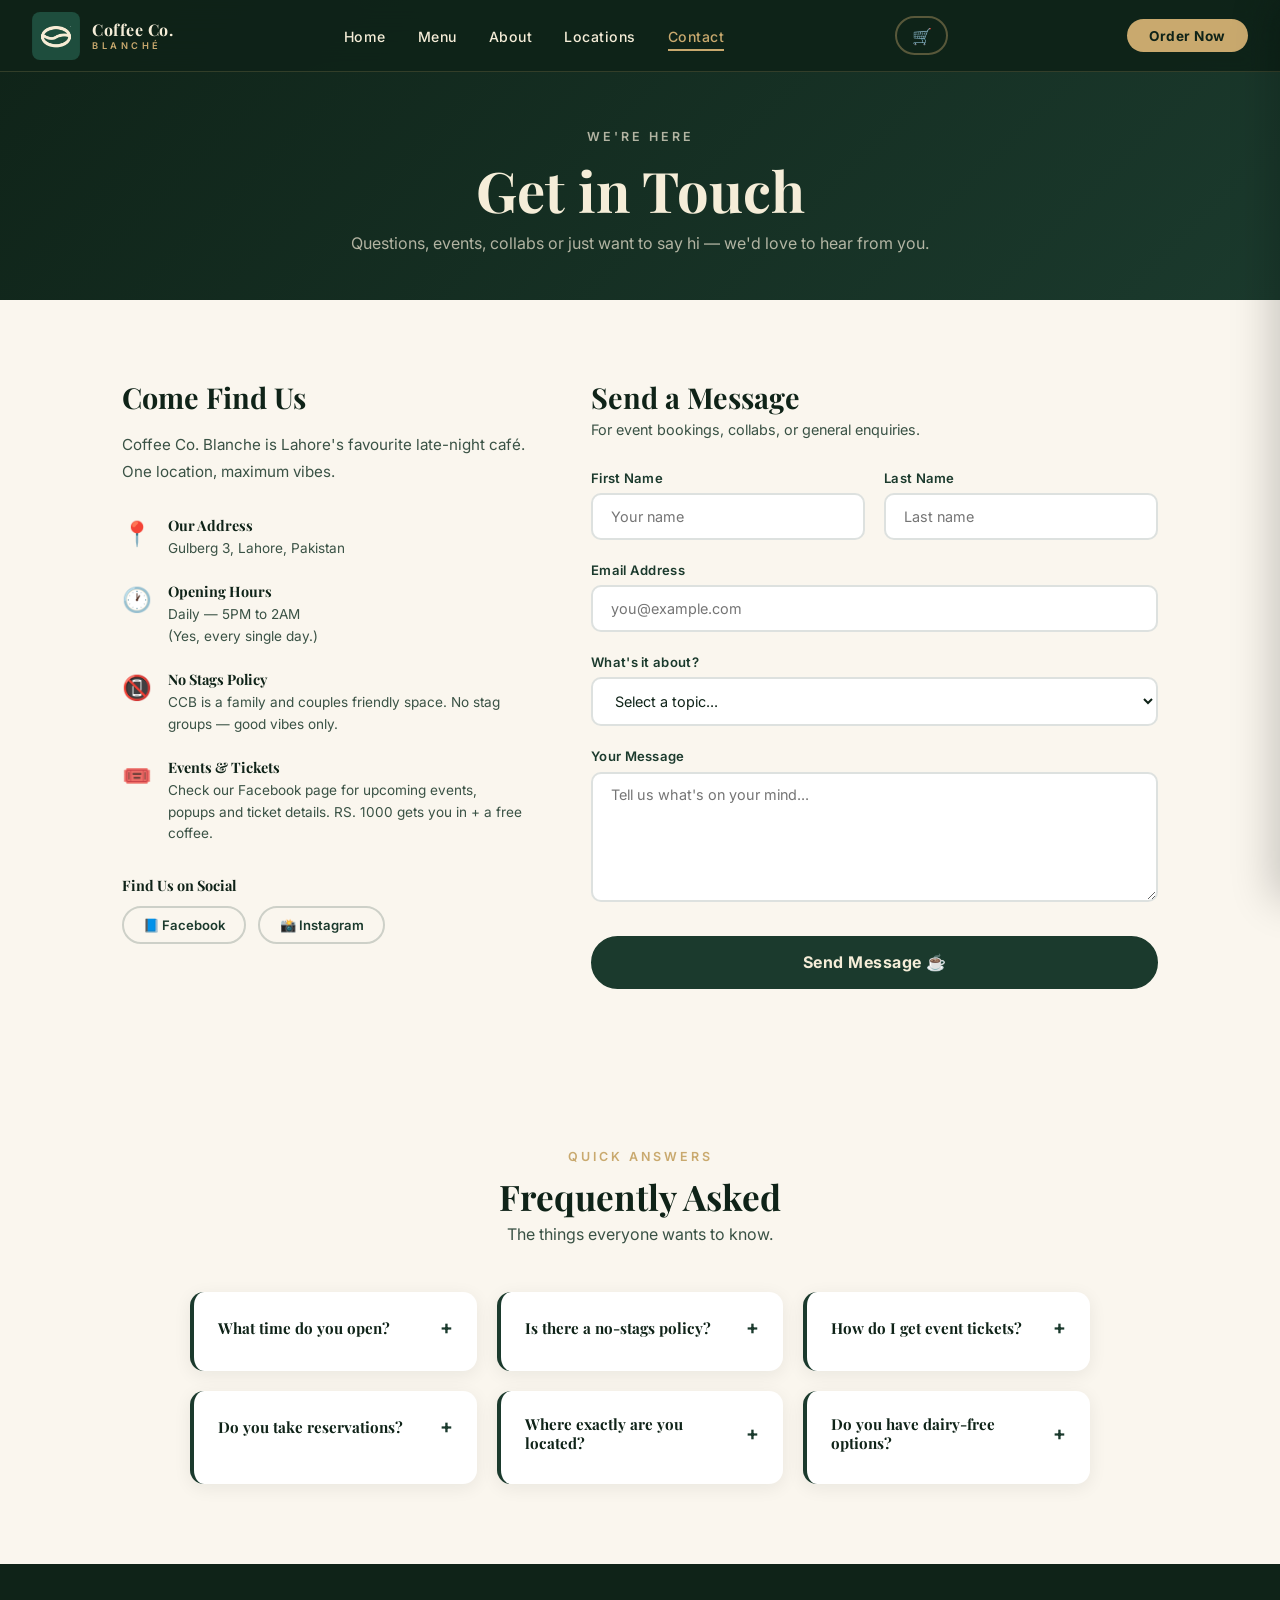
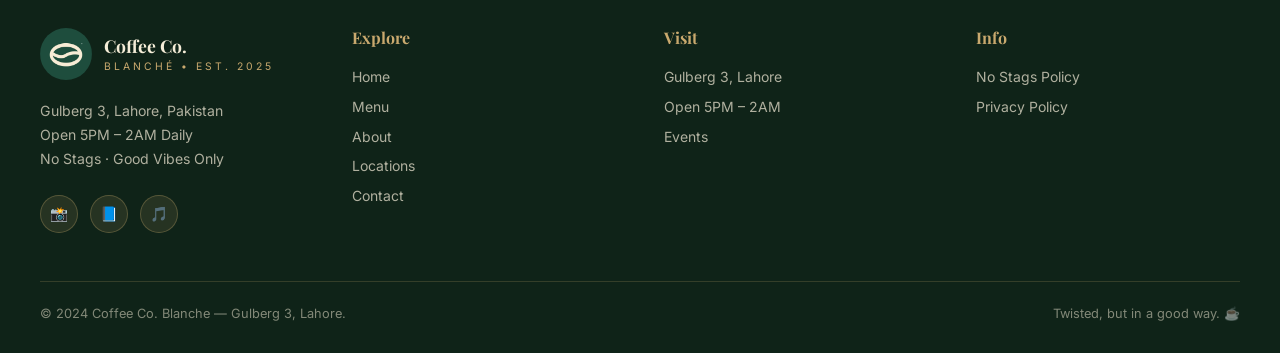
<file: contact.html>
<!DOCTYPE html>
<html lang="en">
<head>
  <meta charset="UTF-8"/>
  <meta name="viewport" content="width=device-width, initial-scale=1.0"/>
  <title>Contact | Coffee Co. Blanche — Gulberg, Lahore</title>
  <meta name="description" content="Get in touch with Coffee Co. Blanche — Gulberg 3, Lahore. Open 5PM–2AM daily."/>
  <link rel="stylesheet" href="css/style.css"/>
  <style>
    .page-hero{height:300px;background:linear-gradient(135deg,var(--green-dark),var(--green));display:flex;align-items:center;justify-content:center;flex-direction:column;text-align:center;padding-top:72px;}
    .page-hero h1{font-size:clamp(2rem,5vw,3.5rem);color:var(--cream);}
    .page-hero p{color:rgba(245,237,216,0.7);margin-top:.6rem;}
    .contact-wrapper{max-width:1100px;margin:0 auto;padding:5rem 2rem;display:flex;gap:4rem;flex-wrap:wrap;align-items:flex-start;}
    /* Info */
    .contact-info{flex:1;min-width:240px;}
    .contact-info h2{font-size:1.8rem;color:var(--green-dark);margin-bottom:1rem;}
    .contact-info p{color:var(--text-mid);line-height:1.8;margin-bottom:2rem;font-size:.95rem;}
    .info-item{display:flex;gap:1rem;align-items:flex-start;margin-bottom:1.5rem;}
    .info-icon{font-size:1.5rem;flex-shrink:0;margin-top:.1rem;}
    .info-item h4{font-size:.9rem;font-weight:700;color:var(--green-dark);margin-bottom:.2rem;}
    .info-item p{font-size:.85rem;color:var(--text-mid);margin:0;line-height:1.6;}
    .social-cta{margin-top:2rem;}
    .social-cta h4{font-size:.9rem;font-weight:700;color:var(--green-dark);margin-bottom:.75rem;}
    .social-btns{display:flex;gap:.75rem;flex-wrap:wrap;}
    .social-btn{display:inline-flex;align-items:center;gap:.5rem;padding:.55rem 1.2rem;border-radius:50px;font-size:.82rem;font-weight:600;border:2px solid rgba(27,58,45,.2);color:var(--green);transition:var(--transition);}
    .social-btn:hover{background:var(--green);color:var(--cream);border-color:var(--green);}
    /* Form */
    .contact-form-wrap{flex:1.4;min-width:280px;}
    .contact-form-wrap h2{font-size:1.8rem;color:var(--green-dark);margin-bottom:.4rem;}
    .contact-form-wrap .sub{color:var(--text-mid);font-size:.9rem;margin-bottom:2rem;}
    .form-group{margin-bottom:1.4rem;}
    .form-row{display:flex;gap:1.2rem;flex-wrap:wrap;}
    .form-row .form-group{flex:1;min-width:160px;}
    label{display:block;font-size:.82rem;font-weight:600;color:var(--green);margin-bottom:.45rem;letter-spacing:.3px;}
    input[type=text],input[type=email],select,textarea{
      width:100%;padding:.8rem 1.1rem;border-radius:10px;
      border:2px solid rgba(27,58,45,.15);background:var(--white);
      font-size:.9rem;color:var(--text-dark);font-family:'Inter',sans-serif;
      outline:none;transition:border-color .25s,box-shadow .25s;
    }
    input:focus,select:focus,textarea:focus{border-color:var(--green);box-shadow:0 0 0 3px rgba(27,58,45,.1);}
    textarea{resize:vertical;min-height:130px;}
    .submit-btn{width:100%;padding:.9rem;border-radius:50px;background:var(--green);color:var(--cream);font-weight:700;font-size:1rem;letter-spacing:.5px;transition:var(--transition);border:2px solid var(--green);margin-top:.5rem;cursor:pointer;font-family:'Inter',sans-serif;}
    .submit-btn:hover{background:var(--gold);border-color:var(--gold);color:var(--green-dark);transform:translateY(-3px);box-shadow:0 10px 30px rgba(201,169,110,.35);}
    /* FAQ */
    .faq-section{background:var(--cream-light);padding:5rem 2rem;}
    .faq-section h2{font-size:clamp(1.6rem,3vw,2.2rem);color:var(--green-dark);text-align:center;margin-bottom:.4rem;}
    .faq-section .sub{text-align:center;color:var(--text-mid);margin-bottom:3rem;}
    .faq-grid{display:flex;flex-wrap:wrap;gap:1.25rem;max-width:900px;margin:0 auto;}
    .faq-item{flex:1;min-width:260px;background:var(--white);border-radius:14px;padding:1.5rem;box-shadow:0 4px 18px rgba(15,35,24,.07);border-left:4px solid var(--green);transition:var(--transition);}
    .faq-item:hover{transform:translateX(4px);border-left-color:var(--gold);}
    .faq-item h4{font-size:.95rem;color:var(--green-dark);margin-bottom:.5rem;}
    .faq-item p{font-size:.83rem;color:var(--text-mid);line-height:1.65;}
    @media(max-width:768px){.contact-wrapper{flex-direction:column;gap:2.5rem;}.form-row{flex-direction:column;gap:0;}.faq-grid{flex-direction:column;}}
  </style>
</head>
<body>
<nav class="navbar" id="navbar">
  <a class="nav-logo" href="index.html" aria-label="Coffee Co. Blanche Home">
    <img src="images/logo.png" alt="Coffee Co. Blanche" class="nav-logo-img"/>
    <div class="nav-logo-text">
      <span class="brand-name">Coffee Co.</span>
      <span class="brand-sub">Blanch&eacute;</span>
    </div>
  </a>
  <ul class="nav-links">
    <li><a href="index.html">Home</a></li><li><a href="menu.html">Menu</a></li>
    <li><a href="about.html">About</a></li><li><a href="locations.html">Locations</a></li>
    <li><a href="contact.html">Contact</a></li>
  </ul>
  <a class="nav-order-btn" href="menu.html">Order Now</a>
  <div class="hamburger" id="hamburger"><span></span><span></span><span></span></div>
</nav>
<div class="mobile-menu" id="mobile-menu">
  <a href="index.html">Home</a><a href="menu.html">Menu</a>
  <a href="about.html">About</a><a href="locations.html">Locations</a><a href="contact.html">Contact</a>
</div>

<div class="page-hero">
  <p class="section-label">We're Here</p>
  <h1>Get in Touch</h1>
  <p>Questions, events, collabs or just want to say hi — we'd love to hear from you.</p>
</div>

<div class="contact-wrapper">
  <!-- INFO -->
  <div class="contact-info reveal">
    <h2>Come Find Us</h2>
    <p>Coffee Co. Blanche is Lahore's favourite late-night café. One location, maximum vibes.</p>
    <div class="info-item">
      <span class="info-icon">📍</span>
      <div><h4>Our Address</h4><p>Gulberg 3, Lahore, Pakistan</p></div>
    </div>
    <div class="info-item">
      <span class="info-icon">🕐</span>
      <div><h4>Opening Hours</h4><p>Daily — 5PM to 2AM<br/>(Yes, every single day.)</p></div>
    </div>
    <div class="info-item">
      <span class="info-icon">📵</span>
      <div><h4>No Stags Policy</h4><p>CCB is a family and couples friendly space. No stag groups — good vibes only.</p></div>
    </div>
    <div class="info-item">
      <span class="info-icon">🎟️</span>
      <div><h4>Events &amp; Tickets</h4><p>Check our Facebook page for upcoming events, popups and ticket details. RS. 1000 gets you in + a free coffee.</p></div>
    </div>
    <div class="social-cta">
      <h4>Find Us on Social</h4>
      <div class="social-btns">
        <a class="social-btn" href="https://www.facebook.com/coffeecoblanche/" target="_blank" rel="noopener" aria-label="Facebook">📘 Facebook</a>
        <a class="social-btn" href="https://www.instagram.com/coffeecoblanche/" target="_blank" rel="noopener" aria-label="Instagram">📸 Instagram</a>
       
      </div>
    </div>
  </div>

  <!-- FORM -->
  <div class="contact-form-wrap reveal">
    <h2>Send a Message</h2>
    <p class="sub">For event bookings, collabs, or general enquiries.</p>
    <form id="contact-form">
      <div class="form-row">
        <div class="form-group">
          <label for="first-name">First Name</label>
          <input type="text" id="first-name" name="first-name" placeholder="Your name" required/>
        </div>
        <div class="form-group">
          <label for="last-name">Last Name</label>
          <input type="text" id="last-name" name="last-name" placeholder="Last name"/>
        </div>
      </div>
      <div class="form-group">
        <label for="email">Email Address</label>
        <input type="email" id="email" name="email" placeholder="you@example.com" required/>
      </div>
      <div class="form-group">
        <label for="subject">What's it about?</label>
        <select id="subject" name="subject">
          <option value="">Select a topic...</option>
          <option>Event Booking / Collab</option>
          <option>Menu Enquiry</option>
          <option>Feedback</option>
          <option>Media / Press</option>
          <option>No Stags Policy</option>
          <option>Other</option>
        </select>
      </div>
      <div class="form-group">
        <label for="message">Your Message</label>
        <textarea id="message" name="message" placeholder="Tell us what's on your mind..." required></textarea>
      </div>
      <button type="submit" class="submit-btn">Send Message ☕</button>
    </form>
  </div>
</div>

<!-- FAQ -->
<div class="faq-section">
  <p class="section-label" style="text-align:center;">Quick Answers</p>
  <h2>Frequently Asked</h2>
  <p class="sub">The things everyone wants to know.</p>
  <div class="faq-grid">
    <div class="faq-item reveal"><h4>What time do you open?</h4><p>We're open daily from 5PM to 2AM. Come for coffee, stay for the vibe.</p></div>
    <div class="faq-item reveal"><h4>Is there a no-stags policy?</h4><p>Yes. Coffee Co. Blanche is a family and couples friendly space. Stag groups are not permitted — no exceptions.</p></div>
    <div class="faq-item reveal"><h4>How do I get event tickets?</h4><p>Follow us on Facebook and Instagram for event announcements. Tickets are typically RS. 1000 and include a free coffee.</p></div>
    <div class="faq-item reveal"><h4>Do you take reservations?</h4><p>For general visits, just walk in. For events or large group bookings, reach out via the form above or DM us on social.</p></div>
    <div class="faq-item reveal"><h4>Where exactly are you located?</h4><p>We're in Gulberg 3, Lahore. Search "Coffee Co. Blanche" on Google Maps for directions.</p></div>
    <div class="faq-item reveal"><h4>Do you have dairy-free options?</h4><p>Yes — several of our drinks can be made with oat or almond milk. Ask your barista for details.</p></div>
  </div>
</div>

<footer class="footer">
  <div class="footer-grid">
    <div class="footer-brand">
      <div class="footer-logo-wrap">
      <img src="images/logo.png" alt="Coffee Co. Blanche" class="footer-logo-img"/>
      <div class="footer-logo-text">
        <div class="brand-name">Coffee Co.</div>
        <div class="brand-sub">Blanch&eacute; &bull; Est. 2025</div>
      </div>
    </div>
      <p class="footer-tagline">Gulberg 3, Lahore, Pakistan<br/>Open 5PM – 2AM Daily<br/>No Stags · Good Vibes Only</p>
      <div class="social-links"><a class="social-link" href="https://www.instagram.com/coffeecoblanche/" target="_blank" rel="noopener" aria-label="Instagram">📸</a><a class="social-link" href="https://www.facebook.com/coffeecoblanche/" target="_blank" rel="noopener" aria-label="Facebook">📘</a><a class="social-link" href="#" aria-label="TikTok">🎵</a></div>
    </div>
    <div class="footer-col"><h4>Explore</h4><ul><li><a href="index.html">Home</a></li><li><a href="menu.html">Menu</a></li><li><a href="about.html">About</a></li><li><a href="locations.html">Locations</a></li><li><a href="contact.html">Contact</a></li></ul></div>
    <div class="footer-col"><h4>Visit</h4><ul><li><a href="locations.html">Gulberg 3, Lahore</a></li><li><a href="#">Open 5PM – 2AM</a></li><li><a href="#">Events</a></li></ul></div>
    <div class="footer-col"><h4>Info</h4><ul><li><a href="#">No Stags Policy</a></li><li><a href="#">Privacy Policy</a></li></ul></div>
  </div>
  <div class="footer-bottom"><span>© 2024 Coffee Co. Blanche — Gulberg 3, Lahore.</span><span>Twisted, but in a good way. ☕</span></div>
</footer>
<script src="js/main.js"></script>
</body>
</html>
</file>
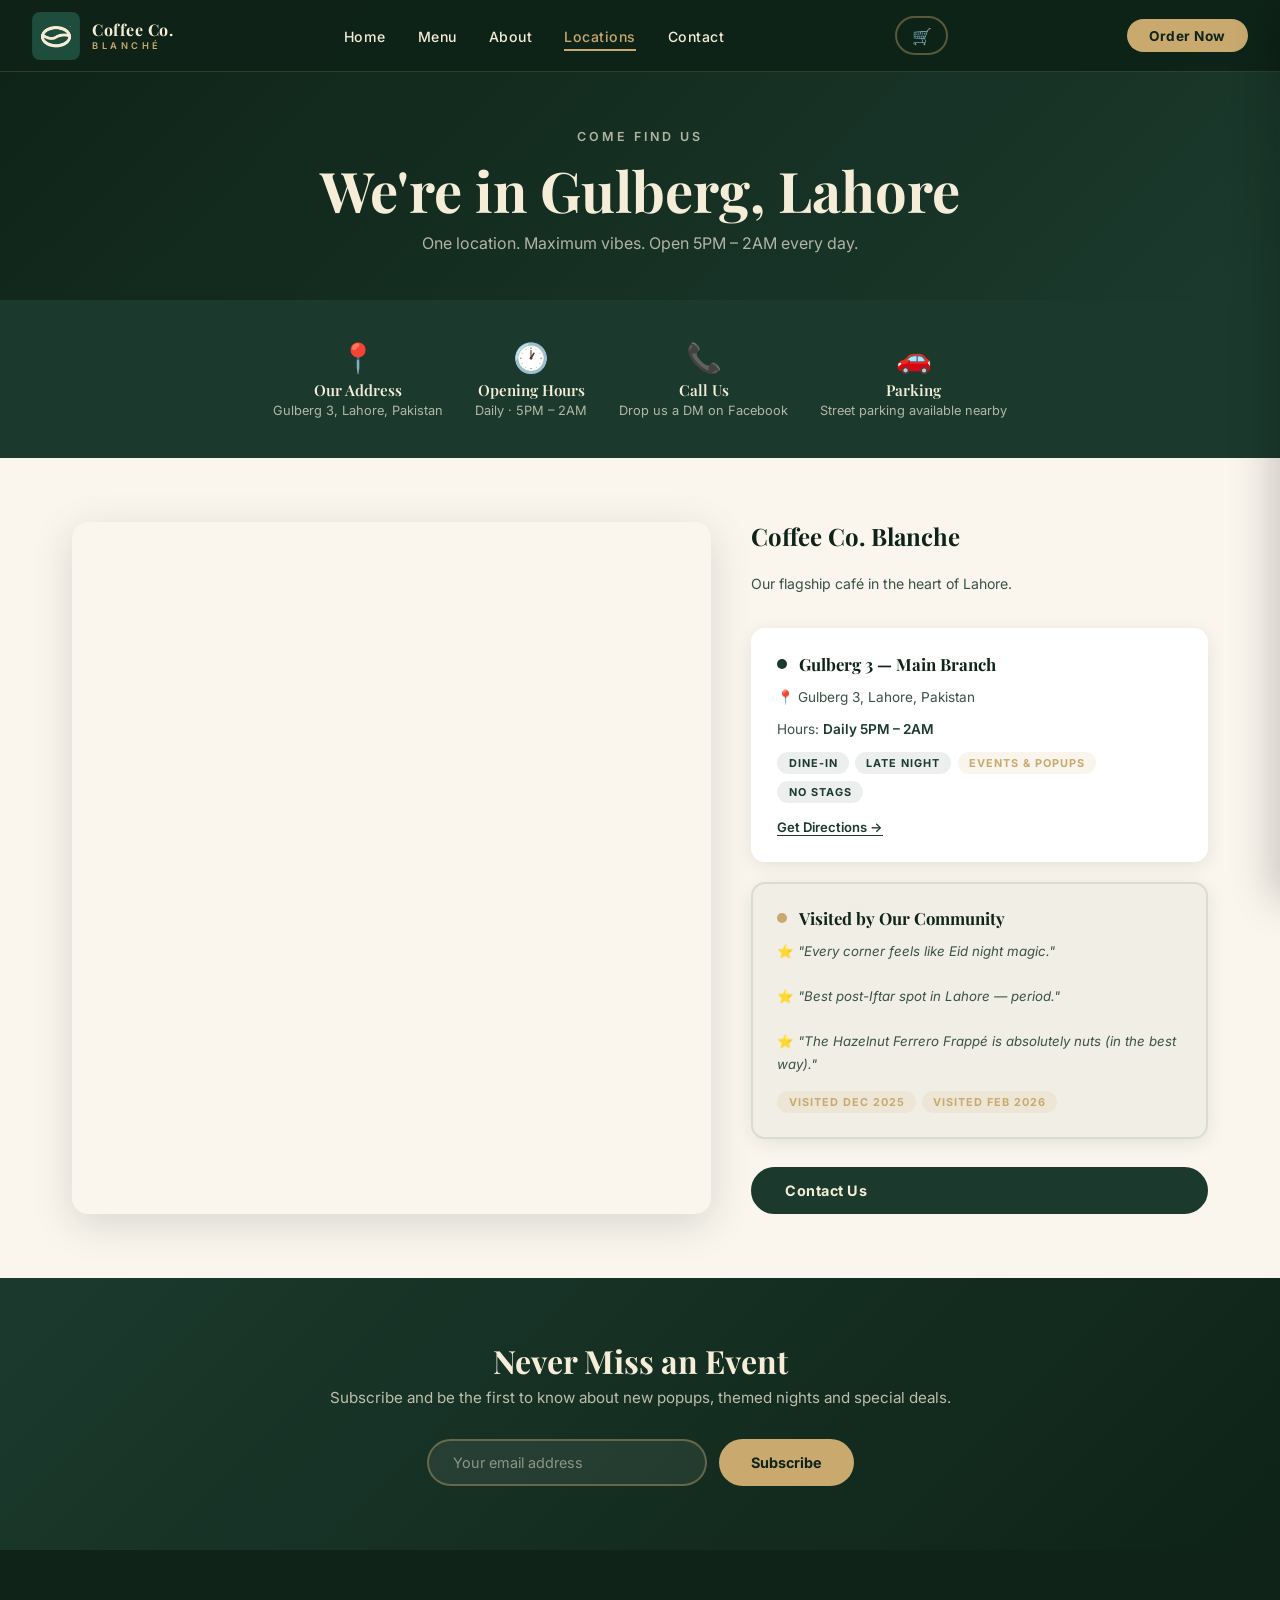
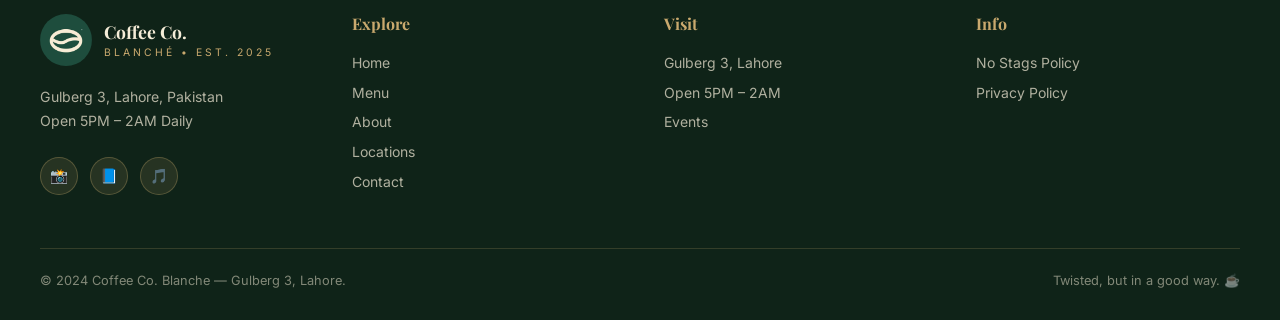
<file: locations.html>
<!DOCTYPE html>
<html lang="en">
<head>
  <meta charset="UTF-8"/>
  <meta name="viewport" content="width=device-width, initial-scale=1.0"/>
  <title>Locations | Coffee Co. Blanche — Gulberg 3, Lahore</title>
  <meta name="description" content="Find Coffee Co. Blanche in Gulberg 3, Lahore. Open daily 5PM–2AM."/>
  <link rel="stylesheet" href="css/style.css"/>
  <style>
    .page-hero{height:300px;background:linear-gradient(135deg,var(--green-dark),var(--green));display:flex;align-items:center;justify-content:center;flex-direction:column;text-align:center;padding-top:72px;}
    .page-hero h1{font-size:clamp(2rem,5vw,3.5rem);color:var(--cream);}
    .page-hero p{color:rgba(245,237,216,0.7);margin-top:.6rem;}
    .loc-wrapper{max-width:1200px;margin:0 auto;padding:4rem 2rem;display:flex;gap:2.5rem;flex-wrap:wrap;}
    .loc-map{flex:1.4;min-width:280px;border-radius:16px;overflow:hidden;box-shadow:0 10px 40px rgba(15,35,24,.15);min-height:500px;}
    .loc-map iframe{width:100%;height:100%;min-height:500px;border:none;display:block;}
    .loc-list{flex:1;min-width:260px;display:flex;flex-direction:column;gap:1.25rem;}
    .loc-list h2{font-size:1.5rem;color:var(--green-dark);margin-bottom:.25rem;}
    .loc-list .sub{font-size:.88rem;color:var(--text-mid);margin-bottom:1rem;}
    .loc-card{background:var(--white);border-radius:14px;padding:1.5rem;box-shadow:0 4px 18px rgba(15,35,24,.09);border:2px solid transparent;transition:var(--transition);}
    .loc-card:hover{border-color:var(--gold);transform:translateX(4px);box-shadow:0 8px 30px rgba(15,35,24,.15);}
    .loc-card-header{display:flex;align-items:center;gap:.75rem;margin-bottom:.75rem;}
    .loc-dot{width:10px;height:10px;border-radius:50%;background:var(--green);flex-shrink:0;}
    .loc-card h3{font-size:1.05rem;color:var(--green-dark);}
    .loc-card p{font-size:.85rem;color:var(--text-mid);line-height:1.65;margin-bottom:.6rem;}
    .loc-hours{font-size:.82rem;color:var(--text-mid);}
    .loc-hours strong{color:var(--green);font-weight:600;}
    .loc-badges{display:flex;flex-wrap:wrap;gap:.4rem;margin-top:.75rem;}
    .loc-badge{font-size:.68rem;font-weight:700;letter-spacing:1px;text-transform:uppercase;padding:.25rem .7rem;border-radius:50px;background:rgba(27,58,45,.08);color:var(--green);}
    .loc-badge.gold{background:rgba(201,169,110,.12);color:var(--gold);}
    .loc-cta{display:inline-flex;align-items:center;gap:.4rem;margin-top:1rem;font-size:.82rem;font-weight:600;color:var(--green);border-bottom:1px solid var(--green);transition:color .2s;}
    .loc-cta:hover{color:var(--gold);border-color:var(--gold);}
    .info-strip{background:var(--green);display:flex;flex-wrap:wrap;justify-content:center;gap:2rem;padding:2.5rem 2rem;}
    .info-strip-item{text-align:center;color:var(--cream);}
    .info-strip-item .icon{font-size:1.8rem;display:block;margin-bottom:.4rem;}
    .info-strip-item h4{font-size:.95rem;font-weight:600;margin-bottom:.2rem;}
    .info-strip-item p{font-size:.8rem;color:rgba(245,237,216,.7);}
    @media(max-width:768px){.loc-wrapper{flex-direction:column;}.loc-map{min-height:320px;}.info-strip{gap:1.5rem;}}
  </style>
</head>
<body>
<nav class="navbar" id="navbar">
  <a class="nav-logo" href="index.html" aria-label="Coffee Co. Blanche Home">
    <img src="images/logo.png" alt="Coffee Co. Blanche" class="nav-logo-img"/>
    <div class="nav-logo-text">
      <span class="brand-name">Coffee Co.</span>
      <span class="brand-sub">Blanch&eacute;</span>
    </div>
  </a>
  <ul class="nav-links">
    <li><a href="index.html">Home</a></li><li><a href="menu.html">Menu</a></li>
    <li><a href="about.html">About</a></li><li><a href="locations.html">Locations</a></li>
    <li><a href="contact.html">Contact</a></li>
  </ul>
  <a class="nav-order-btn" href="menu.html">Order Now</a>
  <div class="hamburger" id="hamburger"><span></span><span></span><span></span></div>
</nav>
<div class="mobile-menu" id="mobile-menu">
  <a href="index.html">Home</a><a href="menu.html">Menu</a>
  <a href="about.html">About</a><a href="locations.html">Locations</a><a href="contact.html">Contact</a>
</div>

<div class="page-hero">
  <p class="section-label">Come Find Us</p>
  <h1>We're in Gulberg, Lahore</h1>
  <p>One location. Maximum vibes. Open 5PM – 2AM every day.</p>
</div>

<!-- INFO STRIP -->
<div class="info-strip">
  <div class="info-strip-item">
    <span class="icon">📍</span>
    <h4>Our Address</h4>
    <p>Gulberg 3, Lahore, Pakistan</p>
  </div>
  <div class="info-strip-item">
    <span class="icon">🕐</span>
    <h4>Opening Hours</h4>
    <p>Daily · 5PM – 2AM</p>
  </div>
  <div class="info-strip-item">
    <span class="icon">📞</span>
    <h4>Call Us</h4>
    <p>Drop us a DM on Facebook</p>
  </div>
  <div class="info-strip-item">
    <span class="icon">🚗</span>
    <h4>Parking</h4>
    <p>Street parking available nearby</p>
  </div>
</div>

<!-- MAP + LISTING -->
<div class="loc-wrapper">
  <div class="loc-map reveal">
    <iframe
      src="https://www.openstreetmap.org/export/embed.html?bbox=74.3200,31.5100,74.3600,31.5350&layer=mapnik&marker=31.5200,74.3400"
      title="Coffee Co. Blanche — Gulberg 3, Lahore"
      allowfullscreen loading="lazy">
    </iframe>
  </div>

  <div class="loc-list reveal">
    <h2>Coffee Co. Blanche</h2>
    <p class="sub">Our flagship café in the heart of Lahore.</p>

    <div class="loc-card">
      <div class="loc-card-header">
        <div class="loc-dot"></div>
        <h3>Gulberg 3 — Main Branch</h3>
      </div>
      <p>📍 Gulberg 3, Lahore, Pakistan</p>
      <p class="loc-hours">Hours: <strong>Daily 5PM – 2AM</strong></p>
      <div class="loc-badges">
        <span class="loc-badge">Dine-In</span>
        <span class="loc-badge">Late Night</span>
        <span class="loc-badge gold">Events &amp; Popups</span>
        <span class="loc-badge">No Stags</span>
      </div>
      <a class="loc-cta" href="https://maps.google.com/?q=Gulberg+3+Lahore" target="_blank" rel="noopener">Get Directions →</a>
    </div>

    <div class="loc-card" style="background:rgba(27,58,45,.04);border-color:rgba(27,58,45,.1);">
      <div class="loc-card-header">
        <div class="loc-dot" style="background:var(--gold);"></div>
        <h3>Visited by Our Community</h3>
      </div>
      <p style="font-size:.83rem;color:var(--text-mid);line-height:1.7;">
        ⭐ <em>"Every corner feels like Eid night magic."</em><br/><br/>
        ⭐ <em>"Best post-Iftar spot in Lahore — period."</em><br/><br/>
        ⭐ <em>"The Hazelnut Ferrero Frappé is absolutely nuts (in the best way)."</em>
      </p>
      <div class="loc-badges" style="margin-top:1rem;">
        <span class="loc-badge gold">Visited Dec 2025</span>
        <span class="loc-badge gold">Visited Feb 2026</span>
      </div>
    </div>

    <a class="btn-primary" href="contact.html" style="display:inline-flex;margin-top:.5rem;">Contact Us</a>
  </div>
</div>

<div class="newsletter-strip">
  <h2>Never Miss an Event</h2>
  <p>Subscribe and be the first to know about new popups, themed nights and special deals.</p>
  <form class="newsletter-form"><input type="email" placeholder="Your email address" aria-label="Email"/><button type="submit">Subscribe</button></form>
</div>

<footer class="footer">
  <div class="footer-grid">
    <div class="footer-brand">
      <div class="footer-logo-wrap">
      <img src="images/logo.png" alt="Coffee Co. Blanche" class="footer-logo-img"/>
      <div class="footer-logo-text">
        <div class="brand-name">Coffee Co.</div>
        <div class="brand-sub">Blanch&eacute; &bull; Est. 2025</div>
      </div>
    </div>
      <p class="footer-tagline">Gulberg 3, Lahore, Pakistan<br/>Open 5PM – 2AM Daily</p>
      <div class="social-links"><a class="social-link" href="https://www.instagram.com/coffeecoblanche/" target="_blank" rel="noopener" aria-label="Instagram">📸</a><a class="social-link" href="https://www.facebook.com/coffeecoblanche/" target="_blank" rel="noopener" aria-label="Facebook">📘</a><a class="social-link" href="#" aria-label="TikTok">🎵</a></div>
    </div>
    <div class="footer-col"><h4>Explore</h4><ul><li><a href="index.html">Home</a></li><li><a href="menu.html">Menu</a></li><li><a href="about.html">About</a></li><li><a href="locations.html">Locations</a></li><li><a href="contact.html">Contact</a></li></ul></div>
    <div class="footer-col"><h4>Visit</h4><ul><li><a href="#">Gulberg 3, Lahore</a></li><li><a href="#">Open 5PM – 2AM</a></li><li><a href="#">Events</a></li></ul></div>
    <div class="footer-col"><h4>Info</h4><ul><li><a href="#">No Stags Policy</a></li><li><a href="#">Privacy Policy</a></li></ul></div>
  </div>
  <div class="footer-bottom"><span>© 2024 Coffee Co. Blanche — Gulberg 3, Lahore.</span><span>Twisted, but in a good way. ☕</span></div>
</footer>
<script src="js/main.js"></script>
</body>
</html>
</file>
<file: css/style.css>
/* CCB Global Styles - Coffee Co. Blanche Brand */
@import url('https://fonts.googleapis.com/css2?family=Playfair+Display:ital,wght@0,400;0,600;0,700;1,400&family=Inter:wght@300;400;500;600&display=swap');

:root {
  --green:        #1B3A2D;
  --green-dark:   #0F2318;
  --green-mid:    #2D5A40;
  --green-light:  #3D7A55;
  --cream:        #F5EDD8;
  --cream-light:  #FAF6EE;
  --gold:         #C9A96E;
  --gold-light:   #DFC08A;
  --text-dark:    #0F2318;
  --text-mid:     #3A5245;
  --white:        #ffffff;
  --shadow:       0 8px 32px rgba(15,35,24,0.18);
  --shadow-lg:    0 20px 60px rgba(15,35,24,0.25);
  --radius:       12px;
  --transition:   all 0.35s cubic-bezier(0.4, 0, 0.2, 1);
}

*, *::before, *::after { box-sizing: border-box; margin: 0; padding: 0; }
html { scroll-behavior: smooth; }
body { font-family: 'Inter', sans-serif; background: var(--cream-light); color: var(--text-dark); overflow-x: hidden; }
h1, h2, h3, h4, h5 { font-family: 'Playfair Display', serif; line-height: 1.2; }
a { text-decoration: none; color: inherit; }
img { max-width: 100%; display: block; }
button { cursor: pointer; border: none; font-family: 'Inter', sans-serif; }

/* ── NAVBAR ── */
.navbar {
  position: fixed; top: 0; left: 0; right: 0; z-index: 1000;
  padding: 0 2rem; height: 72px;
  display: flex; align-items: center; justify-content: space-between;
  background: rgba(15,35,24,0.93);
  backdrop-filter: blur(16px); -webkit-backdrop-filter: blur(16px);
  border-bottom: 1px solid rgba(201,169,110,0.2);
  transition: var(--transition);
}
.navbar.scrolled { background: rgba(15,35,24,0.99); box-shadow: var(--shadow); }

/* ── CCB LOGO ── */
.nav-logo { display:flex; align-items:center; gap:.75rem; text-decoration:none; transition:var(--transition); }
.nav-logo:hover { opacity:.88; transform:scale(1.03); }
.nav-logo-img { height:48px; width:48px; border-radius:8px; display:block; flex-shrink:0; }
.nav-logo-text { display:flex; flex-direction:column; line-height:1.2; }
.nav-logo-text .brand-name { font-family:'Playfair Display',serif; font-size:1rem; font-weight:700; color:var(--cream); letter-spacing:.5px; }
.nav-logo-text .brand-sub { font-size:.58rem; letter-spacing:3.5px; text-transform:uppercase; color:var(--gold); font-weight:600; }

/* Footer logo wrapper */
.footer-logo-wrap { display:flex; align-items:center; gap:.85rem; margin-bottom:1.2rem; }
.footer-logo-img { height:60px; width:60px; border-radius:8px; display:block; flex-shrink:0; }
.footer-logo-text .brand-name { font-family:'Playfair Display',serif; font-size:1.1rem; font-weight:700; color:var(--cream); }
.footer-logo-text .brand-sub { font-size:.6rem; letter-spacing:3px; text-transform:uppercase; color:var(--gold); margin-top:3px; }

.nav-links { display: flex; align-items: center; gap: 2rem; list-style: none; }
.nav-links a {
  font-size: .88rem; font-weight: 500; color: var(--cream);
  letter-spacing: .5px; padding: .3rem 0; position: relative; transition: color .25s;
}
.nav-links a::after {
  content: ''; position: absolute; bottom: -2px; left: 0;
  width: 0; height: 2px; background: var(--gold); transition: width .3s ease;
}
.nav-links a:hover, .nav-links a.active { color: var(--gold); }
.nav-links a:hover::after, .nav-links a.active::after { width: 100%; }

.nav-order-btn {
  background: var(--gold); color: var(--green-dark);
  font-weight: 700; font-size: .85rem; padding: .55rem 1.4rem;
  border-radius: 50px; letter-spacing: .5px; transition: var(--transition);
}
.nav-order-btn:hover { background: var(--gold-light); transform: translateY(-2px); box-shadow: 0 6px 20px rgba(201,169,110,.4); }

.hamburger { display: none; flex-direction: column; gap: 5px; cursor: pointer; padding: 4px; }
.hamburger span { display: block; width: 24px; height: 2px; background: var(--cream); border-radius: 2px; transition: var(--transition); }
.hamburger.active span:nth-child(1) { transform: rotate(45deg) translate(5px,5px); }
.hamburger.active span:nth-child(2) { opacity: 0; }
.hamburger.active span:nth-child(3) { transform: rotate(-45deg) translate(5px,-5px); }

.mobile-menu {
  display: none; position: fixed; top: 72px; left: 0; right: 0;
  background: var(--green-dark); z-index: 999;
  padding: 1.5rem 2rem; flex-direction: column; gap: 1.2rem;
  border-bottom: 2px solid var(--gold);
  transform: translateY(-10px); opacity: 0; transition: var(--transition);
}
.mobile-menu.open { display: flex; transform: translateY(0); opacity: 1; }
.mobile-menu a { color: var(--cream); font-size: 1rem; font-weight: 500; padding: .5rem 0; border-bottom: 1px solid rgba(201,169,110,.15); transition: color .2s; }
.mobile-menu a:hover { color: var(--gold); }

/* ── SECTIONS ── */
.section { padding: 5rem 2rem; }
.container { max-width: 1200px; margin: 0 auto; }
.section-label { font-size: .78rem; font-weight: 600; letter-spacing: 3px; text-transform: uppercase; color: var(--gold); margin-bottom: .75rem; }
.section-title { font-size: clamp(2rem,4vw,3rem); color: var(--green-dark); margin-bottom: 1rem; }
.section-subtitle { color: var(--text-mid); font-size: 1.05rem; line-height: 1.7; max-width: 580px; }

/* ── BUTTONS ── */
.btn-primary {
  display: inline-flex; align-items: center; gap: .5rem;
  background: var(--green); color: var(--cream);
  font-weight: 700; font-size: .9rem; letter-spacing: .5px;
  padding: .8rem 2rem; border-radius: 50px; transition: var(--transition);
  border: 2px solid var(--green);
}
.btn-primary:hover { background: var(--gold); border-color: var(--gold); color: var(--green-dark); transform: translateY(-3px); box-shadow: 0 10px 30px rgba(201,169,110,.35); }

.btn-outline {
  display: inline-flex; align-items: center; gap: .5rem;
  background: transparent; color: var(--cream);
  font-weight: 600; font-size: .9rem; letter-spacing: .5px;
  padding: .8rem 2rem; border-radius: 50px;
  border: 2px solid rgba(245,237,216,.6); transition: var(--transition);
}
.btn-outline:hover { background: var(--cream); color: var(--green-dark); transform: translateY(-3px); }

/* ── CARDS ── */
.card { background: var(--white); border-radius: var(--radius); overflow: hidden; box-shadow: 0 4px 20px rgba(15,35,24,.1); transition: var(--transition); }
.card:hover { transform: translateY(-8px); box-shadow: var(--shadow-lg); }

/* ── FOOTER ── */
.footer { background: var(--green-dark); color: var(--cream); padding: 4rem 2rem 2rem; }
.footer-grid { display: flex; flex-wrap: wrap; gap: 3rem; max-width: 1200px; margin: 0 auto; padding-bottom: 3rem; border-bottom: 1px solid rgba(201,169,110,.2); }
.footer-brand { flex: 1; min-width: 220px; }
.footer-logo-wrap { display: flex; align-items: center; gap: .75rem; margin-bottom: 1.2rem; }
.footer-logo-wrap img { height: 52px; width: 52px; border-radius: 50%; }
.footer-logo-text .brand-name { font-family: 'Playfair Display', serif; font-size: 1.1rem; font-weight: 700; color: var(--cream); }
.footer-logo-text .brand-sub { font-size: .65rem; letter-spacing: 3px; text-transform: uppercase; color: var(--gold); }
.footer-tagline { font-size: .88rem; color: rgba(245,237,216,.7); line-height: 1.7; margin-bottom: 1.5rem; }
.social-links { display: flex; gap: .75rem; }
.social-link { width: 38px; height: 38px; border-radius: 50%; background: rgba(201,169,110,.12); border: 1px solid rgba(201,169,110,.3); display: flex; align-items: center; justify-content: center; color: var(--gold); font-size: .9rem; transition: var(--transition); }
.social-link:hover { background: var(--gold); color: var(--green-dark); transform: translateY(-3px); }
.footer-col { flex: 1; min-width: 140px; }
.footer-col h4 { font-family: 'Playfair Display', serif; font-size: 1rem; color: var(--gold); margin-bottom: 1.2rem; }
.footer-col ul { list-style: none; }
.footer-col ul li { margin-bottom: .6rem; }
.footer-col ul li a { color: rgba(245,237,216,.7); font-size: .875rem; transition: color .2s; }
.footer-col ul li a:hover { color: var(--gold); }
.footer-bottom { max-width: 1200px; margin: 0 auto; padding-top: 1.5rem; display: flex; align-items: center; justify-content: space-between; flex-wrap: wrap; gap: 1rem; font-size: .8rem; color: rgba(245,237,216,.5); }

/* ── NEWSLETTER ── */
.newsletter-strip { background: linear-gradient(135deg, var(--green) 0%, var(--green-dark) 100%); padding: 4rem 2rem; text-align: center; }
.newsletter-strip h2 { font-size: 2rem; color: var(--cream); margin-bottom: .5rem; }
.newsletter-strip p { color: rgba(245,237,216,.75); margin-bottom: 2rem; font-size: .95rem; }
.newsletter-form { display: flex; justify-content: center; gap: .75rem; flex-wrap: wrap; }
.newsletter-form input { padding: .8rem 1.5rem; border-radius: 50px; border: 2px solid rgba(201,169,110,.4); background: rgba(255,255,255,.07); color: var(--cream); font-size: .9rem; min-width: 280px; outline: none; transition: border-color .25s; font-family: 'Inter', sans-serif; }
.newsletter-form input::placeholder { color: rgba(245,237,216,.5); }
.newsletter-form input:focus { border-color: var(--gold); }
.newsletter-form button { padding: .8rem 2rem; border-radius: 50px; background: var(--gold); color: var(--green-dark); font-weight: 700; font-size: .9rem; transition: var(--transition); cursor: pointer; border: none; }
.newsletter-form button:hover { background: var(--gold-light); transform: translateY(-2px); }

/* ── ANIMATIONS ── */
@keyframes fadeUp  { from { opacity:0; transform:translateY(30px); } to { opacity:1; transform:translateY(0); } }
@keyframes fadeIn  { from { opacity:0; } to { opacity:1; } }
@keyframes scaleIn { from { opacity:0; transform:scale(.92); } to { opacity:1; transform:scale(1); } }
.animate-fadeUp  { animation: fadeUp  .7s ease forwards; }
.animate-fadeIn  { animation: fadeIn  .6s ease forwards; }
.animate-scaleIn { animation: scaleIn .6s ease forwards; }
.delay-1 { animation-delay: .15s; }
.delay-2 { animation-delay: .3s; }
.delay-3 { animation-delay: .45s; }
.delay-4 { animation-delay: .6s; }

/* ── PRELOADER ── */
#ccb-preloader {
  position: fixed; inset: 0; z-index: 99999;
  background: var(--green-dark);
  display: flex; align-items: center; justify-content: center;
  transition: opacity .5s ease, visibility .5s ease;
}
#ccb-preloader.loaded { opacity: 0; visibility: hidden; }
.preloader-inner { text-align: center; }
.preloader-cup { font-size: 3rem; animation: preloaderBounce 1s ease infinite; }
.preloader-text { display: block; margin-top: 1rem; font-family: 'Playfair Display', serif; font-size: 1.2rem; color: var(--gold); letter-spacing: 2px; }
@keyframes preloaderBounce { 0%,100% { transform: translateY(0); } 50% { transform: translateY(-12px); } }

/* ── TOAST ── */
.ccb-toast {
  position: fixed; bottom: 2rem; left: 50%; transform: translateX(-50%) translateY(20px);
  background: var(--green-dark); color: var(--cream); padding: 1rem 2rem; border-radius: 50px;
  font-size: .9rem; z-index: 99998; opacity: 0; transition: all .4s ease;
  border: 1px solid rgba(193,154,107,.4); box-shadow: 0 10px 40px rgba(0,0,0,.3);
  white-space: nowrap; font-family: 'Inter', sans-serif; pointer-events: none;
}
.ccb-toast.show { opacity: 1; transform: translateX(-50%) translateY(0); }
.ccb-toast.error { border-color: #e74c3c; }

/* ── CART BUTTON ── */
.nav-cart-btn {
  position: relative; background: transparent; border: 2px solid rgba(201,169,110,.4);
  color: var(--cream); padding: .45rem .9rem; border-radius: 50px;
  font-size: 1rem; transition: var(--transition); cursor: pointer; margin-right: .5rem;
}
.nav-cart-btn:hover { background: var(--gold); color: var(--green-dark); border-color: var(--gold); }
.cart-badge {
  position: absolute; top: -6px; right: -6px;
  background: var(--gold); color: var(--green-dark);
  width: 20px; height: 20px; border-radius: 50%;
  font-size: .65rem; font-weight: 700;
  display: flex; align-items: center; justify-content: center;
  font-family: 'Inter', sans-serif;
}

/* ── CART OVERLAY ── */
.cart-overlay {
  position: fixed; inset: 0; background: rgba(15,35,24,.6);
  z-index: 10000; opacity: 0; visibility: hidden; transition: opacity .35s, visibility .35s;
  backdrop-filter: blur(4px);
}
.cart-overlay.open { opacity: 1; visibility: visible; }

/* ── CART DRAWER ── */
.cart-drawer {
  position: fixed; top: 0; right: 0; bottom: 0; width: 380px; max-width: 90vw;
  background: var(--cream-light); z-index: 10001;
  transform: translateX(100%); transition: transform .4s cubic-bezier(.4,0,.2,1);
  display: flex; flex-direction: column; box-shadow: -8px 0 40px rgba(0,0,0,.2);
}
.cart-drawer.open { transform: translateX(0); }
.cart-header {
  display: flex; align-items: center; justify-content: space-between;
  padding: 1.5rem; border-bottom: 1px solid rgba(27,58,45,.12);
}
.cart-header h3 { font-size: 1.3rem; color: var(--green-dark); }
.cart-close-btn {
  background: none; border: none; font-size: 1.3rem; color: var(--text-mid);
  cursor: pointer; padding: .3rem; transition: color .2s;
}
.cart-close-btn:hover { color: var(--green-dark); }
.cart-empty { text-align: center; padding: 4rem 2rem; }
.cart-empty-icon { font-size: 3rem; display: block; margin-bottom: 1rem; opacity: .5; }
.cart-empty p { color: var(--text-mid); font-size: .95rem; }
.cart-items { flex: 1; overflow-y: auto; padding: 1rem 1.5rem; }
.cart-item {
  display: flex; align-items: center; justify-content: space-between;
  padding: 1rem; margin-bottom: .75rem; background: var(--white);
  border-radius: 12px; box-shadow: 0 2px 10px rgba(15,35,24,.06);
}
.cart-item-info { display: flex; flex-direction: column; gap: .2rem; }
.cart-item-name { font-weight: 600; color: var(--green-dark); font-size: .9rem; }
.cart-item-price { font-family: 'Playfair Display', serif; font-weight: 700; color: var(--green); font-size: .95rem; }
.cart-item-controls { display: flex; align-items: center; gap: .5rem; }
.cart-qty-btn {
  width: 28px; height: 28px; border-radius: 50%; background: var(--green);
  color: var(--cream); font-size: 1rem; font-weight: 700;
  display: flex; align-items: center; justify-content: center;
  cursor: pointer; border: none; transition: var(--transition);
}
.cart-qty-btn:hover { background: var(--gold); color: var(--green-dark); }
.cart-qty { font-weight: 600; color: var(--green-dark); min-width: 20px; text-align: center; }
.cart-remove-btn {
  background: none; border: none; color: #c0392b; font-size: .9rem;
  cursor: pointer; padding: .2rem; opacity: .6; transition: opacity .2s;
}
.cart-remove-btn:hover { opacity: 1; }
.cart-footer { padding: 1.5rem; border-top: 1px solid rgba(27,58,45,.12); }
.cart-total-row {
  display: flex; justify-content: space-between; align-items: center;
  margin-bottom: 1rem; font-size: 1.1rem; color: var(--green-dark);
}
.cart-total-row strong { font-family: 'Playfair Display', serif; font-size: 1.3rem; color: var(--green); }
.cart-checkout-btn {
  width: 100%; padding: .9rem; border-radius: 50px; background: var(--green);
  color: var(--cream); font-weight: 700; font-size: 1rem; letter-spacing: .5px;
  transition: var(--transition); cursor: pointer; border: 2px solid var(--green);
  font-family: 'Inter', sans-serif;
}
.cart-checkout-btn:hover { background: var(--gold); border-color: var(--gold); color: var(--green-dark); transform: translateY(-2px); box-shadow: 0 8px 24px rgba(201,169,110,.35); }
.cart-note { text-align: center; font-size: .75rem; color: var(--text-mid); margin-top: .75rem; }

/* ── BACK TO TOP ── */
.back-to-top {
  position: fixed; bottom: 2rem; right: 2rem; z-index: 9990;
  width: 48px; height: 48px; border-radius: 50%;
  background: var(--green); color: var(--cream);
  font-size: 1.3rem; font-weight: 700; border: 2px solid var(--gold);
  display: flex; align-items: center; justify-content: center;
  cursor: pointer; opacity: 0; visibility: hidden;
  transform: translateY(10px); transition: var(--transition);
  box-shadow: 0 4px 20px rgba(0,0,0,.2);
}
.back-to-top.visible { opacity: 1; visibility: visible; transform: translateY(0); }
.back-to-top:hover { background: var(--gold); color: var(--green-dark); transform: translateY(-3px); }

/* ── FAQ ACCORDION ── */
.faq-item h4 { user-select: none; }
.faq-arrow {
  font-size: 1.2rem; font-weight: 700; color: var(--green);
  transition: transform .3s ease; font-family: 'Inter', sans-serif; flex-shrink: 0;
}
.faq-open .faq-arrow { color: var(--gold); }
.faq-open { border-left-color: var(--gold) !important; }

/* ── FORM VALIDATION ── */
.field-error { border-color: #e74c3c !important; box-shadow: 0 0 0 3px rgba(231,76,60,.15) !important; }
.field-error-msg { display: block; color: #e74c3c; font-size: .75rem; margin-top: .35rem; font-weight: 500; }

/* ── RESPONSIVE ── */
@media (max-width:768px) {
  .nav-links, .nav-order-btn { display: none; }
  .hamburger { display: flex; }
  .section { padding: 3.5rem 1.25rem; }
  .footer-grid { gap: 2rem; }
  .cart-drawer { width: 100%; max-width: 100vw; }
}
@media (max-width:480px) {
  .newsletter-form { flex-direction: column; align-items: center; }
  .newsletter-form input { min-width: 0; width: 100%; max-width: 340px; }
}
</file>
